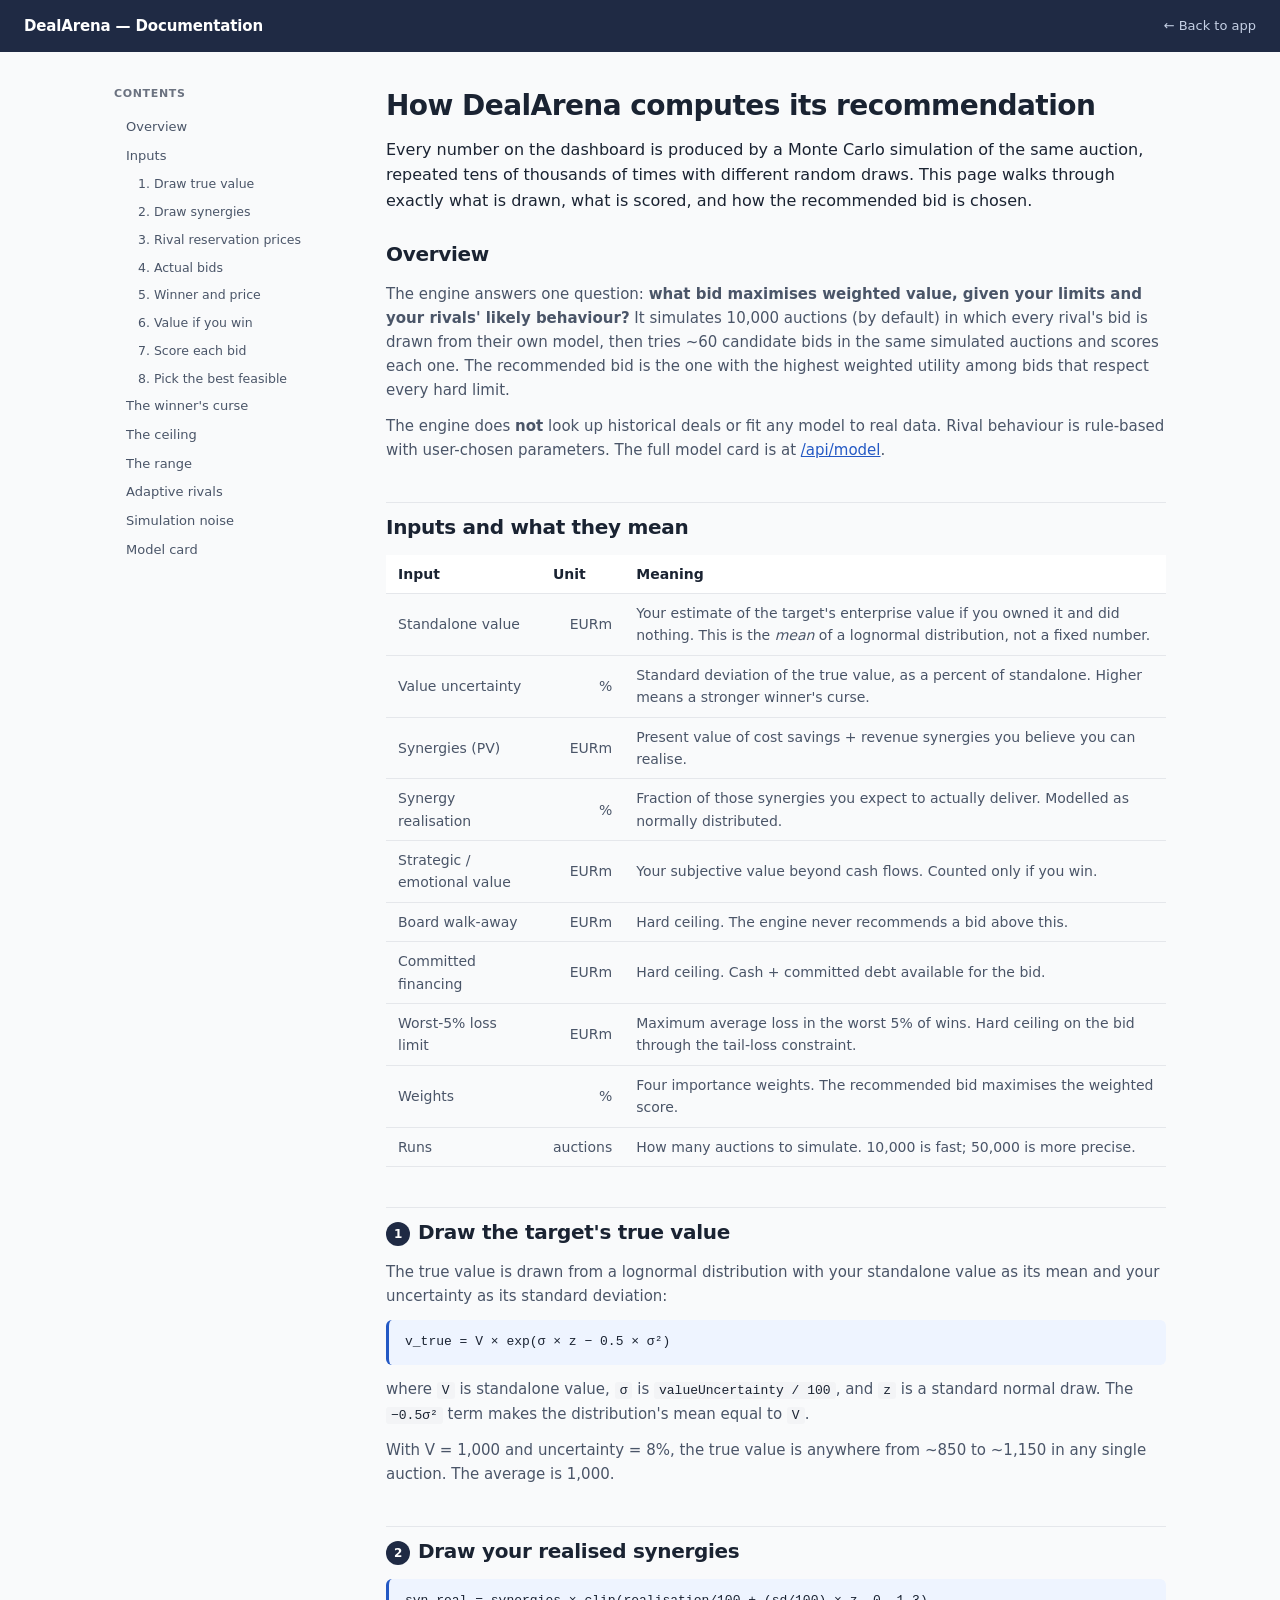
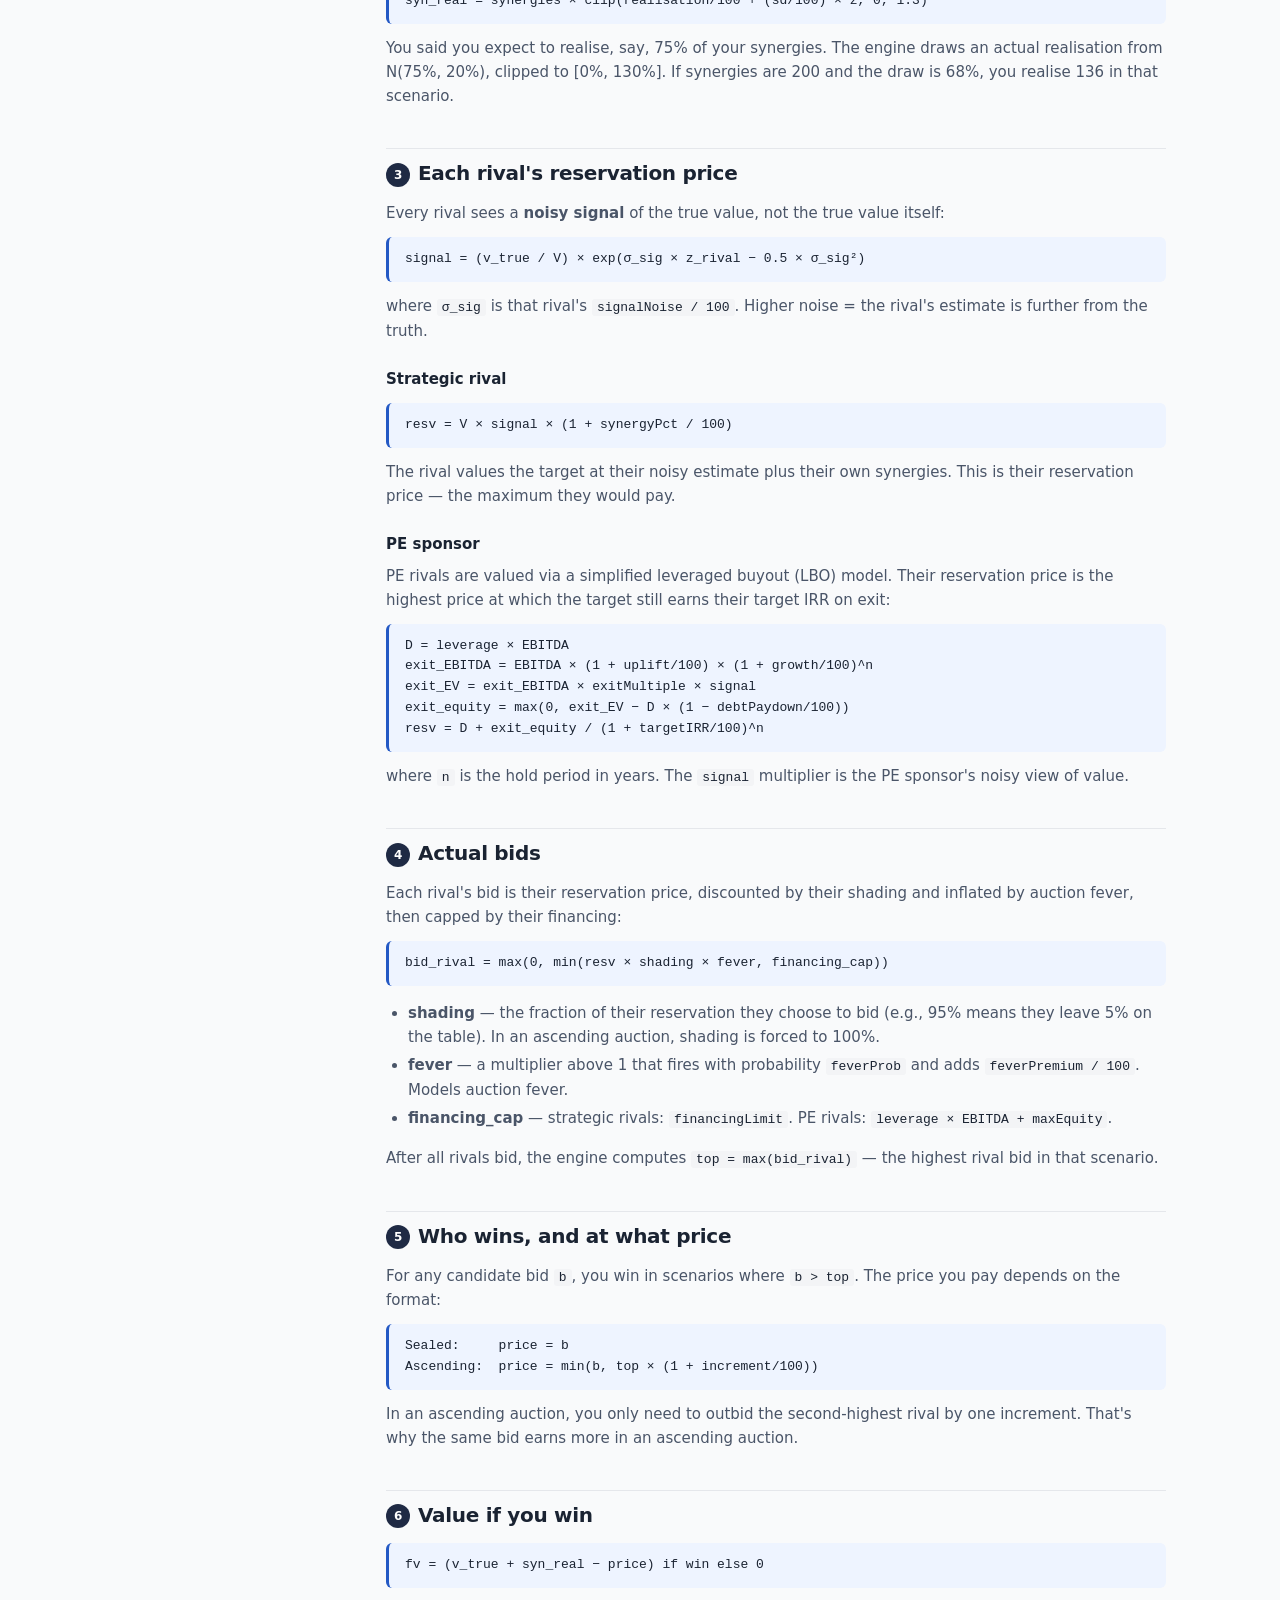
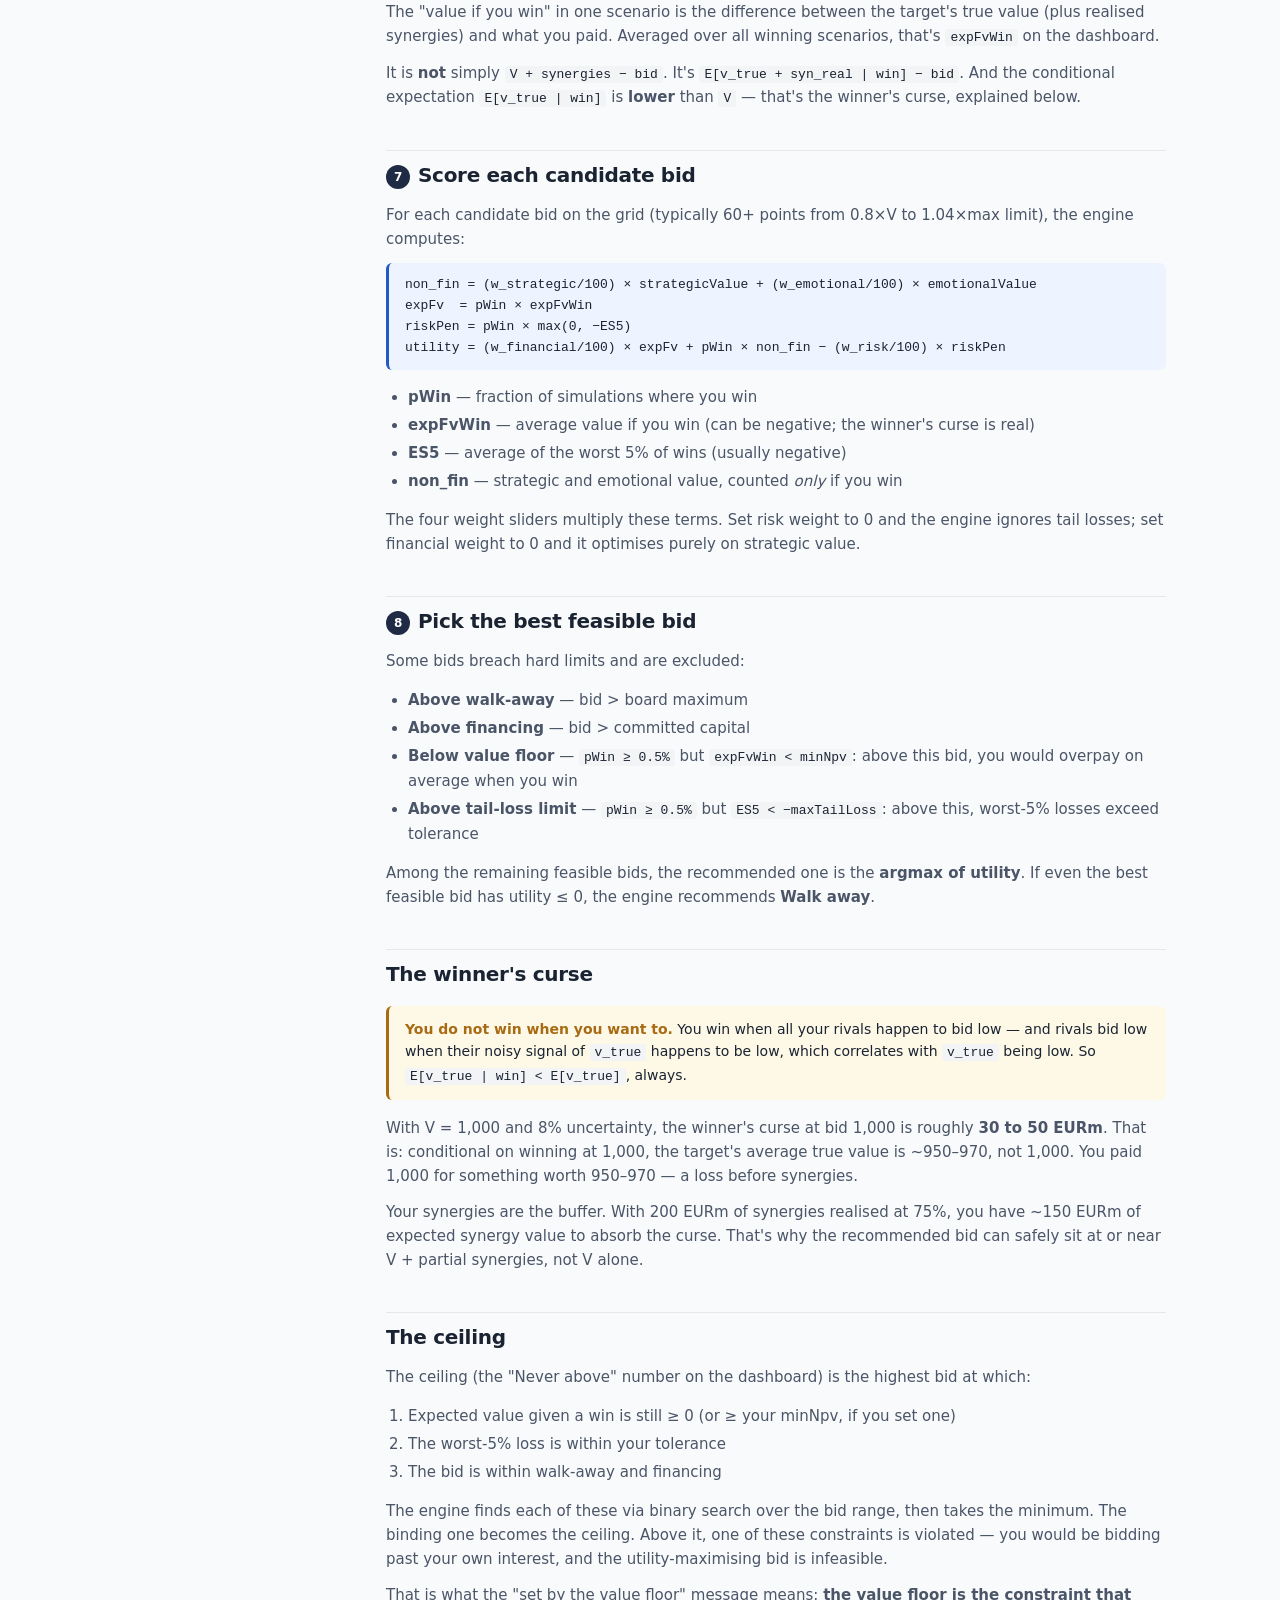
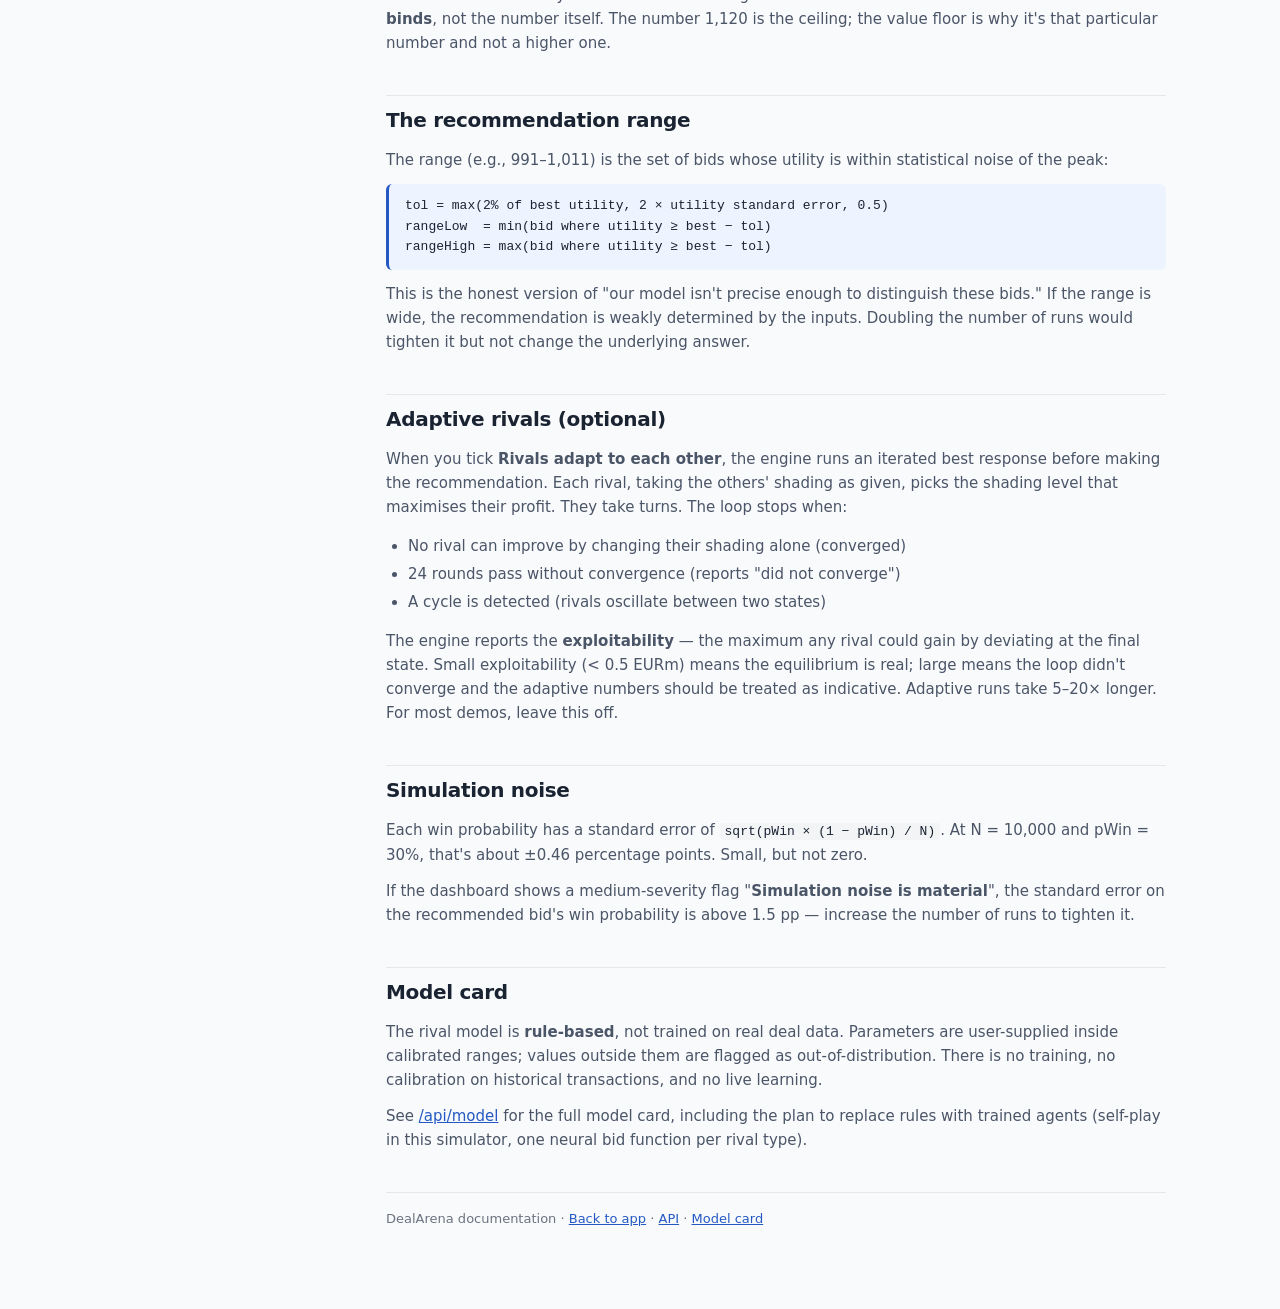
<file: documentation.html>
<!doctype html>
<html lang="en">
<head>
<meta charset="utf-8">
<meta name="viewport" content="width=device-width, initial-scale=1">
<title>DealArena — Documentation</title>
<style>
  :root {
    --navy: #1F2A44; --ink-1: #1A2332; --ink-2: #4A5568; --ink-3: #6B7280;
    --rule: #E5E7EB; --bg: #F9FAFB; --blue: #2459C4; --red: #B42318;
    --green: #2F6B4F; --amber: #A86A12; --code-bg: #F3F4F6;
  }
  * { box-sizing: border-box; }
  body {
    margin: 0; font-family: 'Plex', system-ui, -apple-system, 'Segoe UI', sans-serif;
    color: var(--ink-1); background: var(--bg); line-height: 1.6;
    -webkit-font-smoothing: antialiased; font-size: 15px;
  }
  header {
    background: var(--navy); color: #fff; padding: 14px 24px;
    display: flex; align-items: center; justify-content: space-between;
    position: sticky; top: 0; z-index: 100;
  }
  header b { font-size: 15px; letter-spacing: -0.01em; }
  header a { color: #C5D0E5; text-decoration: none; font-size: 13px; }
  header a:hover { color: #fff; }
  .layout { display: grid; grid-template-columns: 240px minmax(0, 1fr); gap: 32px;
            max-width: 1100px; margin: 0 auto; padding: 32px 24px 80px; }
  aside.toc { position: sticky; top: 72px; align-self: start; font-size: 13px; line-height: 1.9; }
  aside.toc h4 { font-size: 11px; font-weight: 700; letter-spacing: .06em;
                 text-transform: uppercase; color: var(--ink-3); margin: 0 0 8px; }
  aside.toc a { display: block; color: var(--ink-2); text-decoration: none;
                padding: 2px 0 2px 10px; border-left: 2px solid transparent; }
  aside.toc a:hover { color: var(--blue); border-left-color: var(--blue); }
  aside.toc a.sub { padding-left: 22px; font-size: 12.5px; }
  main { min-width: 0; }
  h1 { font-size: 28px; letter-spacing: -.02em; margin: 0 0 8px; }
  h2 { font-size: 20px; letter-spacing: -.015em; margin: 40px 0 12px;
       padding-top: 8px; border-top: 1px solid var(--rule); }
  h2:first-of-type { border-top: none; padding-top: 0; margin-top: 24px; }
  h3 { font-size: 15px; font-weight: 600; margin: 24px 0 8px; }
  p { margin: 8px 0 12px; color: var(--ink-2); }
  p.lead { font-size: 16px; color: var(--ink-1); }
  ul, ol { color: var(--ink-2); padding-left: 22px; }
  li { margin: 4px 0; }
  code { font-family: 'SF Mono', 'Consolas', 'Menlo', monospace; font-size: 13px;
         background: var(--code-bg); padding: 1px 5px; border-radius: 3px; color: var(--ink-1); }
  .formula { background: #EEF4FF; padding: 12px 16px; border-radius: 6px;
             border-left: 3px solid var(--blue); margin: 12px 0; overflow-x: auto;
             font-family: 'SF Mono', 'Consolas', monospace; font-size: 13px; white-space: pre-wrap; }
  .callout { background: #FEF9E7; border-left: 3px solid var(--amber);
             padding: 12px 16px; border-radius: 6px; margin: 16px 0; font-size: 14px; }
  .callout b { color: var(--amber); }
  table { border-collapse: collapse; width: 100%; margin: 12px 0; font-size: 14px; }
  th, td { text-align: left; padding: 8px 12px; border-bottom: 1px solid var(--rule); }
  th { font-weight: 600; color: var(--ink-1); background: #fff; }
  td { color: var(--ink-2); }
  td.num { text-align: right; font-variant-numeric: tabular-nums; }
  .step { display: inline-block; width: 24px; height: 24px; line-height: 24px;
          text-align: center; background: var(--navy); color: #fff; border-radius: 50%;
          font-size: 12px; font-weight: 700; margin-right: 8px; vertical-align: middle; }
  .foot { margin-top: 40px; padding-top: 16px; border-top: 1px solid var(--rule);
          font-size: 13px; color: var(--ink-3); }
  .foot a { color: var(--blue); }
  @media (max-width: 800px) {
    .layout { grid-template-columns: 1fr; }
    aside.toc { position: static; }
  }
</style>
</head>
<body>
<header>
  <b>DealArena — Documentation</b>
  <a href="/">← Back to app</a>
</header>

<div class="layout">
<aside class="toc">
  <h4>Contents</h4>
  <a href="#overview">Overview</a>
  <a href="#inputs">Inputs</a>
  <a href="#step1" class="sub">1. Draw true value</a>
  <a href="#step2" class="sub">2. Draw synergies</a>
  <a href="#step3" class="sub">3. Rival reservation prices</a>
  <a href="#step4" class="sub">4. Actual bids</a>
  <a href="#step5" class="sub">5. Winner and price</a>
  <a href="#step6" class="sub">6. Value if you win</a>
  <a href="#step7" class="sub">7. Score each bid</a>
  <a href="#step8" class="sub">8. Pick the best feasible</a>
  <a href="#curse">The winner's curse</a>
  <a href="#ceiling">The ceiling</a>
  <a href="#range">The range</a>
  <a href="#adaptive">Adaptive rivals</a>
  <a href="#noise">Simulation noise</a>
  <a href="#model-card">Model card</a>
</aside>

<main>
<h1>How DealArena computes its recommendation</h1>
<p class="lead">Every number on the dashboard is produced by a Monte Carlo simulation of the same auction, repeated tens of thousands of times with different random draws. This page walks through exactly what is drawn, what is scored, and how the recommended bid is chosen.</p>

<h2 id="overview">Overview</h2>
<p>The engine answers one question: <b>what bid maximises weighted value, given your limits and your rivals' likely behaviour?</b> It simulates 10,000 auctions (by default) in which every rival's bid is drawn from their own model, then tries ~60 candidate bids in the same simulated auctions and scores each one. The recommended bid is the one with the highest weighted utility among bids that respect every hard limit.</p>
<p>The engine does <b>not</b> look up historical deals or fit any model to real data. Rival behaviour is rule-based with user-chosen parameters. The full model card is at <a href="/api/model" style="color: var(--blue);">/api/model</a>.</p>

<h2 id="inputs">Inputs and what they mean</h2>
<table>
<thead><tr><th>Input</th><th>Unit</th><th>Meaning</th></tr></thead>
<tbody>
<tr><td>Standalone value</td><td class="num">EURm</td><td>Your estimate of the target's enterprise value if you owned it and did nothing. This is the <i>mean</i> of a lognormal distribution, not a fixed number.</td></tr>
<tr><td>Value uncertainty</td><td class="num">%</td><td>Standard deviation of the true value, as a percent of standalone. Higher means a stronger winner's curse.</td></tr>
<tr><td>Synergies (PV)</td><td class="num">EURm</td><td>Present value of cost savings + revenue synergies you believe you can realise.</td></tr>
<tr><td>Synergy realisation</td><td class="num">%</td><td>Fraction of those synergies you expect to actually deliver. Modelled as normally distributed.</td></tr>
<tr><td>Strategic / emotional value</td><td class="num">EURm</td><td>Your subjective value beyond cash flows. Counted only if you win.</td></tr>
<tr><td>Board walk-away</td><td class="num">EURm</td><td>Hard ceiling. The engine never recommends a bid above this.</td></tr>
<tr><td>Committed financing</td><td class="num">EURm</td><td>Hard ceiling. Cash + committed debt available for the bid.</td></tr>
<tr><td>Worst-5% loss limit</td><td class="num">EURm</td><td>Maximum average loss in the worst 5% of wins. Hard ceiling on the bid through the tail-loss constraint.</td></tr>
<tr><td>Weights</td><td class="num">%</td><td>Four importance weights. The recommended bid maximises the weighted score.</td></tr>
<tr><td>Runs</td><td class="num">auctions</td><td>How many auctions to simulate. 10,000 is fast; 50,000 is more precise.</td></tr>
</tbody>
</table>

<h2 id="step1"><span class="step">1</span>Draw the target's true value</h2>
<p>The true value is drawn from a lognormal distribution with your standalone value as its mean and your uncertainty as its standard deviation:</p>
<div class="formula">v_true = V × exp(σ × z − 0.5 × σ²)</div>
<p>where <code>V</code> is standalone value, <code>σ</code> is <code>valueUncertainty / 100</code>, and <code>z</code> is a standard normal draw. The <code>−0.5σ²</code> term makes the distribution's mean equal to <code>V</code>.</p>
<p>With V = 1,000 and uncertainty = 8%, the true value is anywhere from ~850 to ~1,150 in any single auction. The average is 1,000.</p>

<h2 id="step2"><span class="step">2</span>Draw your realised synergies</h2>
<div class="formula">syn_real = synergies × clip(realisation/100 + (sd/100) × z, 0, 1.3)</div>
<p>You said you expect to realise, say, 75% of your synergies. The engine draws an actual realisation from N(75%, 20%), clipped to [0%, 130%]. If synergies are 200 and the draw is 68%, you realise 136 in that scenario.</p>

<h2 id="step3"><span class="step">3</span>Each rival's reservation price</h2>
<p>Every rival sees a <b>noisy signal</b> of the true value, not the true value itself:</p>
<div class="formula">signal = (v_true / V) × exp(σ_sig × z_rival − 0.5 × σ_sig²)</div>
<p>where <code>σ_sig</code> is that rival's <code>signalNoise / 100</code>. Higher noise = the rival's estimate is further from the truth.</p>

<h3>Strategic rival</h3>
<div class="formula">resv = V × signal × (1 + synergyPct / 100)</div>
<p>The rival values the target at their noisy estimate plus their own synergies. This is their reservation price — the maximum they would pay.</p>

<h3>PE sponsor</h3>
<p>PE rivals are valued via a simplified leveraged buyout (LBO) model. Their reservation price is the highest price at which the target still earns their target IRR on exit:</p>
<div class="formula">D = leverage × EBITDA
exit_EBITDA = EBITDA × (1 + uplift/100) × (1 + growth/100)^n
exit_EV = exit_EBITDA × exitMultiple × signal
exit_equity = max(0, exit_EV − D × (1 − debtPaydown/100))
resv = D + exit_equity / (1 + targetIRR/100)^n</div>
<p>where <code>n</code> is the hold period in years. The <code>signal</code> multiplier is the PE sponsor's noisy view of value.</p>

<h2 id="step4"><span class="step">4</span>Actual bids</h2>
<p>Each rival's bid is their reservation price, discounted by their shading and inflated by auction fever, then capped by their financing:</p>
<div class="formula">bid_rival = max(0, min(resv × shading × fever, financing_cap))</div>
<ul>
<li><b>shading</b> — the fraction of their reservation they choose to bid (e.g., 95% means they leave 5% on the table). In an ascending auction, shading is forced to 100%.</li>
<li><b>fever</b> — a multiplier above 1 that fires with probability <code>feverProb</code> and adds <code>feverPremium / 100</code>. Models auction fever.</li>
<li><b>financing_cap</b> — strategic rivals: <code>financingLimit</code>. PE rivals: <code>leverage × EBITDA + maxEquity</code>.</li>
</ul>
<p>After all rivals bid, the engine computes <code>top = max(bid_rival)</code> — the highest rival bid in that scenario.</p>

<h2 id="step5"><span class="step">5</span>Who wins, and at what price</h2>
<p>For any candidate bid <code>b</code>, you win in scenarios where <code>b &gt; top</code>. The price you pay depends on the format:</p>
<div class="formula">Sealed:     price = b
Ascending:  price = min(b, top × (1 + increment/100))</div>
<p>In an ascending auction, you only need to outbid the second-highest rival by one increment. That's why the same bid earns more in an ascending auction.</p>

<h2 id="step6"><span class="step">6</span>Value if you win</h2>
<div class="formula">fv = (v_true + syn_real − price) if win else 0</div>
<p>The "value if you win" in one scenario is the difference between the target's true value (plus realised synergies) and what you paid. Averaged over all winning scenarios, that's <code>expFvWin</code> on the dashboard.</p>
<p>It is <b>not</b> simply <code>V + synergies − bid</code>. It's <code>E[v_true + syn_real | win] − bid</code>. And the conditional expectation <code>E[v_true | win]</code> is <b>lower</b> than <code>V</code> — that's the winner's curse, explained below.</p>

<h2 id="step7"><span class="step">7</span>Score each candidate bid</h2>
<p>For each candidate bid on the grid (typically 60+ points from 0.8×V to 1.04×max limit), the engine computes:</p>
<div class="formula">non_fin = (w_strategic/100) × strategicValue + (w_emotional/100) × emotionalValue
expFv  = pWin × expFvWin
riskPen = pWin × max(0, −ES5)
utility = (w_financial/100) × expFv + pWin × non_fin − (w_risk/100) × riskPen</div>
<ul>
<li><b>pWin</b> — fraction of simulations where you win</li>
<li><b>expFvWin</b> — average value if you win (can be negative; the winner's curse is real)</li>
<li><b>ES5</b> — average of the worst 5% of wins (usually negative)</li>
<li><b>non_fin</b> — strategic and emotional value, counted <i>only</i> if you win</li>
</ul>
<p>The four weight sliders multiply these terms. Set risk weight to 0 and the engine ignores tail losses; set financial weight to 0 and it optimises purely on strategic value.</p>

<h2 id="step8"><span class="step">8</span>Pick the best feasible bid</h2>
<p>Some bids breach hard limits and are excluded:</p>
<ul>
<li><b>Above walk-away</b> — bid &gt; board maximum</li>
<li><b>Above financing</b> — bid &gt; committed capital</li>
<li><b>Below value floor</b> — <code>pWin ≥ 0.5%</code> but <code>expFvWin &lt; minNpv</code>: above this bid, you would overpay on average when you win</li>
<li><b>Above tail-loss limit</b> — <code>pWin ≥ 0.5%</code> but <code>ES5 &lt; −maxTailLoss</code>: above this, worst-5% losses exceed tolerance</li>
</ul>
<p>Among the remaining feasible bids, the recommended one is the <b>argmax of utility</b>. If even the best feasible bid has utility ≤ 0, the engine recommends <b>Walk away</b>.</p>

<h2 id="curse">The winner's curse</h2>
<div class="callout">
<b>You do not win when you want to.</b> You win when all your rivals happen to bid low — and rivals bid low when their noisy signal of <code>v_true</code> happens to be low, which correlates with <code>v_true</code> being low. So <code>E[v_true | win] &lt; E[v_true]</code>, always.
</div>
<p>With V = 1,000 and 8% uncertainty, the winner's curse at bid 1,000 is roughly <b>30 to 50 EURm</b>. That is: conditional on winning at 1,000, the target's average true value is ~950–970, not 1,000. You paid 1,000 for something worth 950–970 — a loss before synergies.</p>
<p>Your synergies are the buffer. With 200 EURm of synergies realised at 75%, you have ~150 EURm of expected synergy value to absorb the curse. That's why the recommended bid can safely sit at or near V + partial synergies, not V alone.</p>

<h2 id="ceiling">The ceiling</h2>
<p>The ceiling (the "Never above" number on the dashboard) is the highest bid at which:</p>
<ol>
<li>Expected value given a win is still ≥ 0 (or ≥ your minNpv, if you set one)</li>
<li>The worst-5% loss is within your tolerance</li>
<li>The bid is within walk-away and financing</li>
</ol>
<p>The engine finds each of these via binary search over the bid range, then takes the minimum. The binding one becomes the ceiling. Above it, one of these constraints is violated — you would be bidding past your own interest, and the utility-maximising bid is infeasible.</p>
<p>That is what the "set by the value floor" message means: <b>the value floor is the constraint that binds</b>, not the number itself. The number 1,120 is the ceiling; the value floor is why it's that particular number and not a higher one.</p>

<h2 id="range">The recommendation range</h2>
<p>The range (e.g., 991–1,011) is the set of bids whose utility is within statistical noise of the peak:</p>
<div class="formula">tol = max(2% of best utility, 2 × utility standard error, 0.5)
rangeLow  = min(bid where utility ≥ best − tol)
rangeHigh = max(bid where utility ≥ best − tol)</div>
<p>This is the honest version of "our model isn't precise enough to distinguish these bids." If the range is wide, the recommendation is weakly determined by the inputs. Doubling the number of runs would tighten it but not change the underlying answer.</p>

<h2 id="adaptive">Adaptive rivals (optional)</h2>
<p>When you tick <b>Rivals adapt to each other</b>, the engine runs an iterated best response before making the recommendation. Each rival, taking the others' shading as given, picks the shading level that maximises their profit. They take turns. The loop stops when:</p>
<ul>
<li>No rival can improve by changing their shading alone (converged)</li>
<li>24 rounds pass without convergence (reports "did not converge")</li>
<li>A cycle is detected (rivals oscillate between two states)</li>
</ul>
<p>The engine reports the <b>exploitability</b> — the maximum any rival could gain by deviating at the final state. Small exploitability (&lt; 0.5 EURm) means the equilibrium is real; large means the loop didn't converge and the adaptive numbers should be treated as indicative. Adaptive runs take 5–20× longer. For most demos, leave this off.</p>

<h2 id="noise">Simulation noise</h2>
<p>Each win probability has a standard error of <code>sqrt(pWin × (1 − pWin) / N)</code>. At N = 10,000 and pWin = 30%, that's about ±0.46 percentage points. Small, but not zero.</p>
<p>If the dashboard shows a medium-severity flag "<b>Simulation noise is material</b>", the standard error on the recommended bid's win probability is above 1.5 pp — increase the number of runs to tighten it.</p>

<h2 id="model-card">Model card</h2>
<p>The rival model is <b>rule-based</b>, not trained on real deal data. Parameters are user-supplied inside calibrated ranges; values outside them are flagged as out-of-distribution. There is no training, no calibration on historical transactions, and no live learning.</p>
<p>See <a href="/api/model" style="color: var(--blue);">/api/model</a> for the full model card, including the plan to replace rules with trained agents (self-play in this simulator, one neural bid function per rival type).</p>

<p class="foot">DealArena documentation · <a href="/">Back to app</a> · <a href="/docs">API</a> · <a href="/api/model">Model card</a></p>
</main>
</div>
</body>
</html>
</file>
